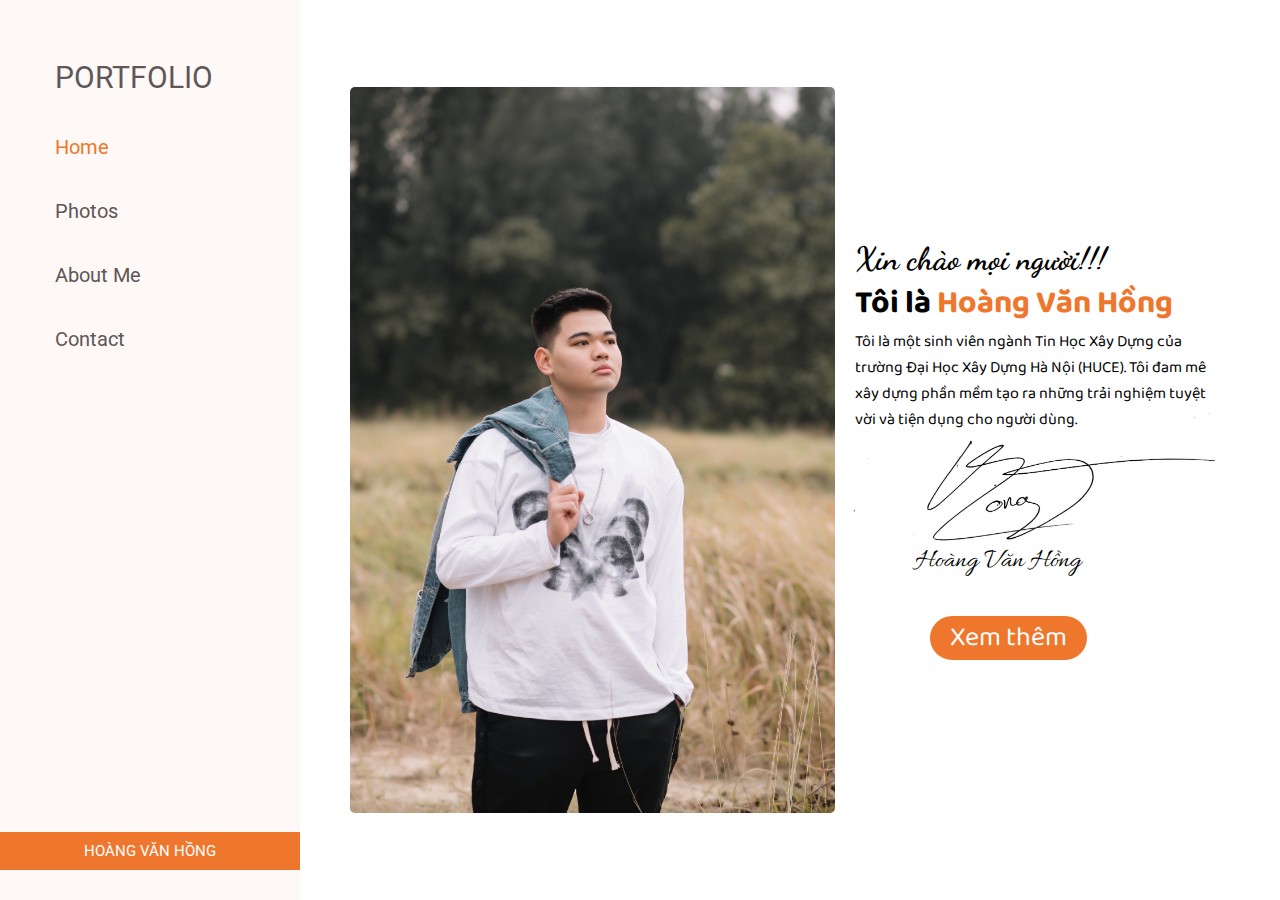
<file: index.html>
<!DOCTYPE html>
<html lang="en">

<head>
    <meta charset="UTF-8">
    <meta http-equiv="X-UA-Compatible" content="IE=edge">
    <meta name="viewport" content="width=device-width, initial-scale=1.0">
    <link rel="stylesheet" href="https://cdnjs.cloudflare.com/ajax/libs/font-awesome/6.0.0-beta3/css/all.min.css"
        integrity="sha512-Fo3rlrZj/k7ujTnHg4CGR2D7kSs0v4LLanw2qksYuRlEzO+tcaEPQogQ0KaoGN26/zrn20ImR1DfuLWnOo7aBA=="
        crossorigin="anonymous" referrerpolicy="no-referrer" />
    <link rel="preconnect" href="https://fonts.googleapis.com">
    <link rel="preconnect" href="https://fonts.gstatic.com" crossorigin>
    <link rel="preconnect" href="https://fonts.gstatic.com" crossorigin>
    <link
        href="https://fonts.googleapis.com/css2?family=Allura&family=Baloo+Bhai+2:wght@400;500;600;700;800&family=Dancing+Script:wght@400;500;700&family=Roboto:wght@100;400;500;700;900&display=swap"
        rel="stylesheet">
    <link rel="shortcut icon" href="./favicon.ico" type="image/x-icon">
    <link rel="icon" href="./favicon.ico" type="image/x-icon">
    <link rel="stylesheet" href="./style.css">
    <title>Portfolio</title>
</head>

<body>
    <div class="homepage">
        <div class="sidebar-container">
            <div class="sidebar-menu">
                <a href="./index.html">Portfolio<i class="fas fa-check-circle"></i></a>
                <a href="./index.html"><i class="fas fa-home"></i>Home</a>
                <a href="./photos.html" class="choose1"><i class="fas fa-camera-retro"></i>Photos</a>
                <a href="./aboutme.html" class="choose2"><i class="fas fa-user"></i>About Me</a>
                <a href="./contact.html" class="choose3"><i class="fas fa-address-card"></i>Contact</a>
            </div>
            <div class="social-container">
                <a href="https://www.facebook.com/hoanghong1422003/"><i class="fab fa-facebook-f"></i></a>
                <a href="https://www.instagram.com/_o.mai.hong_/"><i class="fab fa-instagram"></i></a>
                <a href="https://github.com/hng19"><i class="fab fa-github"></i></a>
            </div>
            <div class="author">
                <a href="./contact.html">Hoàng Văn Hồng</a>
            </div>
        </div>
        <div class="intro">
            <div class="intro-image">
                <img src="./intro-img.jpg" alt="intro image">
            </div>
            <div class="intro-content">
                <h2>Xin chào mọi người!!!</h2>
                <h1>Tôi là <span class="name">Hoàng Văn Hồng</span></h1>
                <p>Tôi là một sinh viên ngành Tin Học Xây Dựng của trường Đại Học Xây Dựng Hà Nội (HUCE). Tôi đam mê xây
                    dựng
                    phần mềm tạo ra những trải nghiệm tuyệt vời và tiện dụng cho người dùng.</p>
                
                <div class="background">
                    <img src="./z3131630791143_9cffa40564085187e1fa617ecd8f60a4.jpg" alt="background">
                    <p>Hoàng Văn Hồng</p>
                </div>
                <a class="link" href="./aboutme.html">Xem thêm</a>
            </div>
        </div>
    </div>
</body>

</html>
</file>
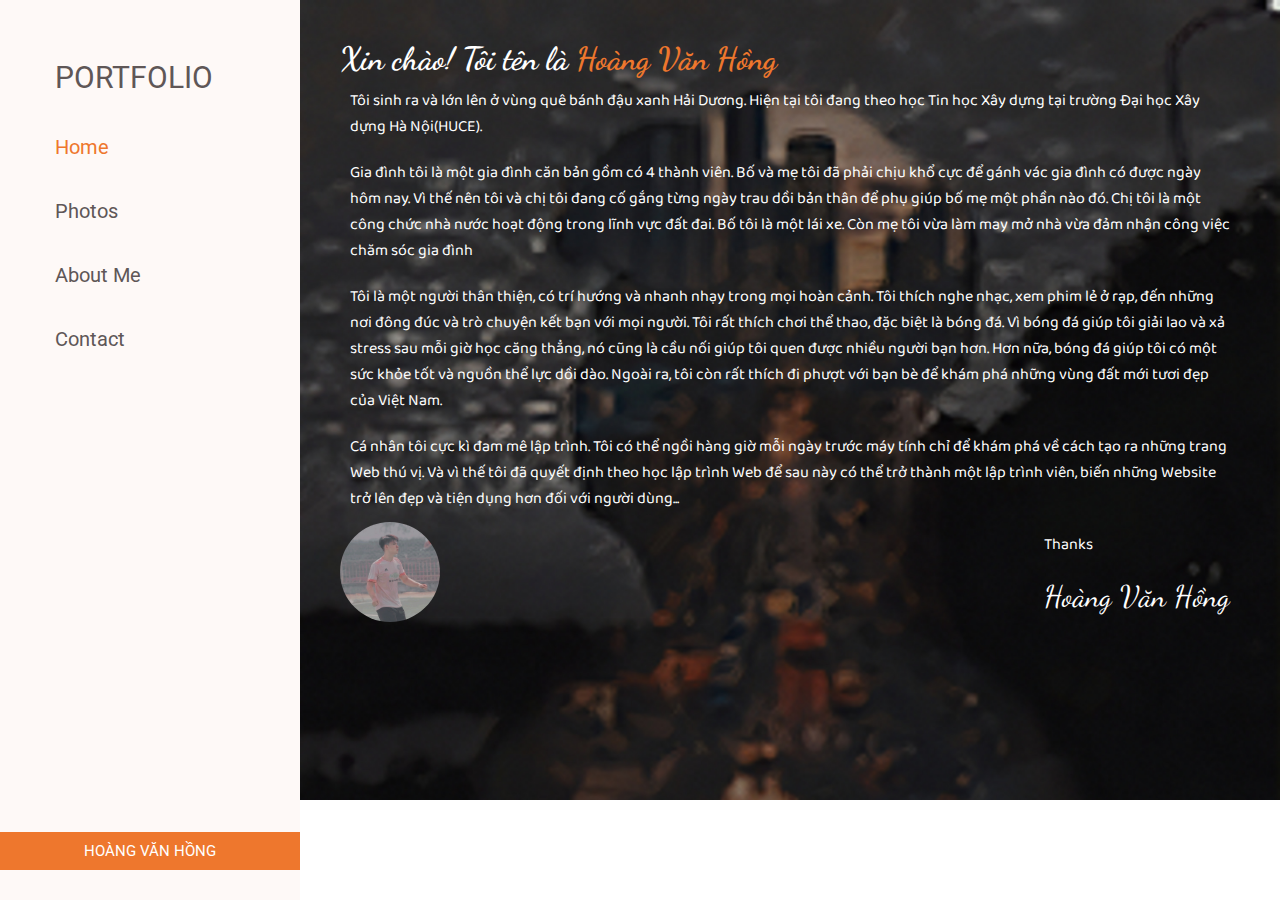
<file: aboutme.html>
<!DOCTYPE html>
<html lang="en">

<head>
    <meta charset="UTF-8">
    <meta http-equiv="X-UA-Compatible" content="IE=edge">
    <meta name="viewport" content="width=device-width, initial-scale=1.0">
    <link rel="stylesheet" href="https://cdnjs.cloudflare.com/ajax/libs/font-awesome/6.0.0-beta3/css/all.min.css"
        integrity="sha512-Fo3rlrZj/k7ujTnHg4CGR2D7kSs0v4LLanw2qksYuRlEzO+tcaEPQogQ0KaoGN26/zrn20ImR1DfuLWnOo7aBA=="
        crossorigin="anonymous" referrerpolicy="no-referrer" />
    <link rel="preconnect" href="https://fonts.googleapis.com">
    <link rel="preconnect" href="https://fonts.gstatic.com" crossorigin>
    <link rel="preconnect" href="https://fonts.gstatic.com" crossorigin>
    <link
        href="https://fonts.googleapis.com/css2?family=Allura&family=Baloo+Bhai+2:wght@400;500;600;700;800&family=Dancing+Script:wght@400;500;700&family=Roboto:wght@100;400;500;700;900&display=swap"
        rel="stylesheet">
        <link rel="shortcut icon" href="./favicon.ico" type="image/x-icon">
    <link rel="icon" href="./favicon.ico" type="image/x-icon">
    <link rel="stylesheet" href="./style.css">
    <link rel="stylesheet" href="./style-aboutme.css">
    <title>About Me</title>
</head>

<body>
    <div class="menu">
        <div class="sidebar-container">
            <div class="sidebar-menu">
                <a href="./index.html">Portfolio<i class="fas fa-check-circle"></i></a>
                <a href="./index.html"><i class="fas fa-home"></i>Home</a>
                <a href="./photos.html" class="choose1"><i class="fas fa-camera-retro"></i>Photos</a>
                <a href="./aboutme.html" class="choose2"><i class="fas fa-user"></i>About Me</a>
                <a href="./contact.html" class="choose3"><i class="fas fa-address-card"></i>Contact</a>
            </div>
            <div class="social-container">
                <a href="https://www.facebook.com/hoanghong1422003/"><i class="fab fa-facebook-f"></i></a>
                <a href="https://www.instagram.com/_o.mai.hong_/"><i class="fab fa-instagram"></i></a>
                <a href="https://github.com/hng19"><i class="fab fa-github"></i></a>
            </div>
            <div class="author">
                <a href="./contact.html">Hoàng Văn Hồng</a>
            </div>
        </div>
    </div>
    <div class="intro-about-me">
        <h2 class="heading">Xin chào! Tôi tên là <span class="name">Hoàng Văn Hồng</span></h2>
        <p>Tôi sinh ra và lớn lên ở vùng quê bánh đậu xanh Hải Dương. Hiện tại tôi đang theo học Tin học Xây dựng tại
            trường
            Đại học Xây dựng Hà Nội(HUCE).</p>
        <p>Gia đình tôi là một gia đình căn bản gồm có 4 thành viên. Bố và mẹ tôi đã phải chịu khổ cực để gánh vác
            gia đình có được ngày hôm nay. Vì thế nên tôi và chị tôi đang cố gắng từng ngày trau dồi bản thân để phụ
            giúp bố mẹ một phần nào đó. Chị tôi là một công chức nhà nước hoạt động trong lĩnh vực đất đai. Bố tôi
            là một lái xe. Còn mẹ tôi vừa làm may mở nhà vừa đảm nhận công việc chăm sóc gia đình</p>
        <p>Tôi là một người thân thiện, có trí hướng và nhanh nhạy trong mọi hoàn cảnh. Tôi thích nghe nhạc, xem phim lẻ
            ở rạp, đến những nơi đông đúc và trò chuyện kết bạn với mọi người. Tôi rất thích chơi thể thao, đặc biệt là
            bóng đá. Vì bóng đá giúp tôi giải lao và xả stress sau mỗi giờ học căng thẳng, nó cũng là cầu nối giúp tôi
            quen được nhiều người bạn hơn. Hơn nữa, bóng đá giúp tôi có một sức khỏe tốt và nguồn thể lực dồi dào. Ngoài
            ra, tôi còn rất thích đi phượt với bạn bè để khám phá những vùng đất mới tươi đẹp của Việt Nam.</p>
        <p>Cá nhân tôi cực kì đam mê lập trình. Tôi có thể ngồi hàng giờ mỗi ngày trước máy tính chỉ để khám phá về cách
            tạo ra những trang Web thú vị. Và vì thế tôi đã quyết định theo học lập trình Web để sau này có thể trở
            thành một lập trình viên, biến những Website trở lên đẹp và tiện dụng hơn đối với người dùng...</p>
        <div class="text-end">
            <div class="avatar">
                <img src="./intro-image.jpg" alt="">
            </div>
            <div class="end">
                <p>Thanks</p>
                <p>Hoàng Văn Hồng</p>
            </div>
        </div>
    </div>
    <div class="background-image">
        <img src="./z3135804711600_7cda7832fa53d6499d47cbbca1d74382_auto_x2.jpg" alt="">
    </div>
</body>

</html>
</file>
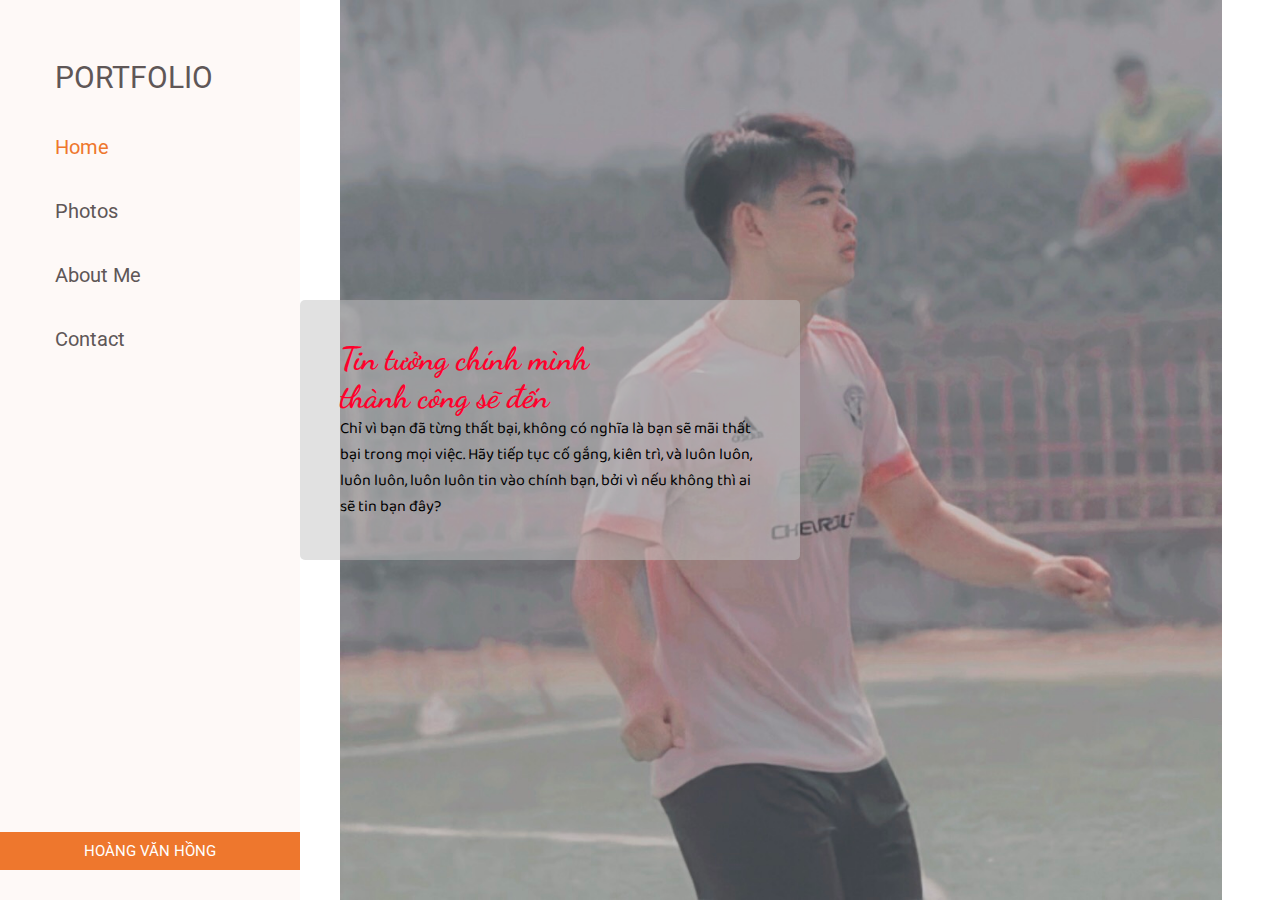
<file: contact.html>
<!DOCTYPE html>
<html lang="en">

<head>
    <meta charset="UTF-8">
    <meta http-equiv="X-UA-Compatible" content="IE=edge">
    <meta name="viewport" content="width=device-width, initial-scale=1.0">
    <link rel="stylesheet" href="https://cdnjs.cloudflare.com/ajax/libs/font-awesome/6.0.0-beta3/css/all.min.css"
        integrity="sha512-Fo3rlrZj/k7ujTnHg4CGR2D7kSs0v4LLanw2qksYuRlEzO+tcaEPQogQ0KaoGN26/zrn20ImR1DfuLWnOo7aBA=="
        crossorigin="anonymous" referrerpolicy="no-referrer" />
    <link rel="preconnect" href="https://fonts.googleapis.com">
    <link rel="preconnect" href="https://fonts.gstatic.com" crossorigin>
    <link rel="preconnect" href="https://fonts.gstatic.com" crossorigin>
    <link
        href="https://fonts.googleapis.com/css2?family=Allura&family=Baloo+Bhai+2:wght@400;500;600;700;800&family=Dancing+Script:wght@400;500;700&family=Roboto:wght@100;400;500;700;900&display=swap"
        rel="stylesheet">
        <link rel="shortcut icon" href="./favicon.ico" type="image/x-icon">
    <link rel="icon" href="./favicon.ico" type="image/x-icon">
    <link rel="stylesheet" href="./style.css">
    <link rel="stylesheet" href="./style-contact.css">
    </link>
    <title>Contact</title>
</head>

<body>
    <div class="menu">
        <div class="sidebar-container">
            <div class="sidebar-menu">
                <a href="./index.html">Portfolio<i class="fas fa-check-circle"></i></a>
                <a href="./index.html"><i class="fas fa-home"></i>Home</a>
                <a href="./photos.html" class="choose1"><i class="fas fa-camera-retro"></i>Photos</a>
                <a href="./aboutme.html" class="choose2"><i class="fas fa-user"></i>About Me</a>
                <a href="./contact.html" class="choose3"><i class="fas fa-address-card"></i>Contact</a>
            </div>
            <div class="social-container">
                <a href="https://www.facebook.com/hoanghong1422003/"><i class="fab fa-facebook-f"></i></a>
                <a href="https://www.instagram.com/_o.mai.hong_/"><i class="fab fa-instagram"></i></a>
                <a href="https://github.com/hng19"><i class="fab fa-github"></i></a>
            </div>
            <div class="author">
                <a href="./contact.html">Hoàng Văn Hồng</a>
            </div>
        </div>
    </div>
    <div class="contact-container">
        <div class="contact-image">
            <img src="./intro-image.jpg" alt="">
        </div>
        <div class="contact-content">
            <h2>Tin tưởng chính mình</h2>
            <h2>thành công sẽ đến</h2>
            <p>Chỉ vì bạn đã từng thất bại, không có nghĩa là bạn sẽ mãi thất bại trong mọi việc. Hãy
                tiếp tục cố gắng, kiên trì, và luôn luôn, luôn luôn, luôn luôn tin vào chính bạn, bởi vì nếu
                không thì ai sẽ tin bạn đây?</p>
        </div>
        <div class="highlight">
            <p><span><i class="fas fa-envelope-open"></i></span>hoangvanhong142@gmail.com</p>
            <p><span><i class="fas fa-phone-square-alt"></i></span>0397724779</p>
            <p><span><i class="fab fa-facebook-square"></i></span><a href="https://www.facebook.com/hoanghong1422003/">https://www.facebook.com/hoanghong1422003/</a></p>
            <p><span><i class="fab fa-instagram"></i></span><a href="https://www.instagram.com/_o.mai.hong_/">https://www.instagram.com/_o.mai.hong_/</a></p>
            <p><span><i class="fab fa-github"></i></span><a href="https://github.com/hng19">https://github.com/hng19</a></p>
        </div>
    </div>
</body>

</html>
</file>
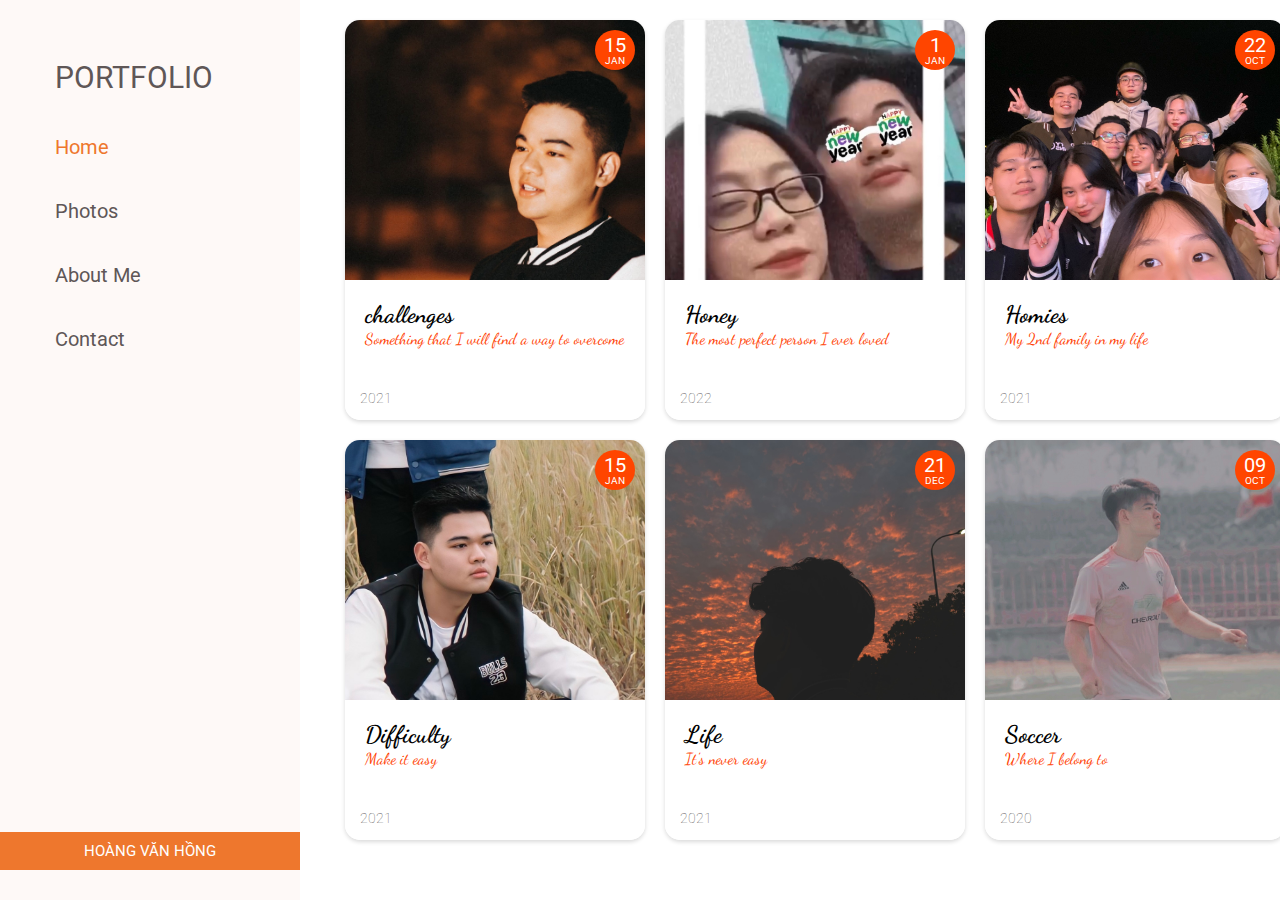
<file: photos.html>
<!DOCTYPE html>
<html lang="en">

<head>
    <meta charset="UTF-8">
    <meta http-equiv="X-UA-Compatible" content="IE=edge">
    <meta name="viewport" content="width=device-width, initial-scale=1.0">
    <link rel="stylesheet" href="https://cdnjs.cloudflare.com/ajax/libs/font-awesome/6.0.0-beta3/css/all.min.css"
        integrity="sha512-Fo3rlrZj/k7ujTnHg4CGR2D7kSs0v4LLanw2qksYuRlEzO+tcaEPQogQ0KaoGN26/zrn20ImR1DfuLWnOo7aBA=="
        crossorigin="anonymous" referrerpolicy="no-referrer" />
    <link rel="preconnect" href="https://fonts.googleapis.com">
    <link rel="preconnect" href="https://fonts.gstatic.com" crossorigin>
    <link rel="preconnect" href="https://fonts.gstatic.com" crossorigin>
    <link
        href="https://fonts.googleapis.com/css2?family=Allura&family=Baloo+Bhai+2:wght@400;500;600;700;800&family=Dancing+Script:wght@400;500;700&family=Roboto:wght@100;400;500;700;900&display=swap"
        rel="stylesheet">
        <link rel="shortcut icon" href="./favicon.ico" type="image/x-icon">
    <link rel="icon" href="./favicon.ico" type="image/x-icon">
    <link rel="stylesheet" href="./style-photos.css">

    <title>Photos</title>
</head>

<body>
    <div class="sidebar-container">
        <div class="sidebar-menu">
            <a href="./index.html">Portfolio<i class="fas fa-check-circle"></i></a>
            <a href="./index.html"><i class="fas fa-home"></i>Home</a>
            <a href="./item1.html" class="choose1"><i class="fas fa-camera-retro"></i>Photos</a>
            <a href="./item2.html" class="choose2"><i class="fas fa-user"></i>About Me</a>
            <a href="./item3.html" class="choose3"><i class="fas fa-address-card"></i>Contact</a>
        </div>
        <div class="social-container">
            <a href="https://www.facebook.com/hoanghong1422003/"><i class="fab fa-facebook-f"></i></a>
            <a href="https://www.instagram.com/_o.mai.hong_/"><i class="fab fa-instagram"></i></a>
            <a href="https://github.com/hng19"><i class="fab fa-github"></i></a>
        </div>
        <div class="author">
            <a href="./item3.html">Hoàng Văn Hồng</a>
        </div>
    </div>
    <div class="card-container">
        <div class="card-item">
            <div class="card-image">
                <img src="./z3130363198652_82aa750a0fb93c7b254f1d19996f6916.jpg" alt="">
            </div>
            <div class="date">
                <div class="text">
                    <p class="day">15</p>
                    <p class="month">Jan</p>
                </div>
            </div>
            <div class="card-content">
                <div class="header">
                    <h2>challenges</h2>
                    <p>Something that I will find a way to overcome</p>
                </div>
                <div class="content-description">
                    <p>Lạc đường không đáng sợ, đáng sợ nhất là không biết mình đi đâu. Khi đã quyết tâm bước, bạn sẽ
                        đến vạch đích cuối cùng thôi.</p>
                </div>
            </div>
            <div class="footer">
                <span class="time"><i class="far fa-clock"></i>2021</span>
            </div>
        </div>
        <div class="card-item">
            <div class="card-image">
                <img src="./z3131681633315_8068a725b778b235df05ebf1dd2c3962.jpg" alt="">
            </div>
            <div class="date">
                <div class="text">
                    <p class="day">1</p>
                    <p class="month">Jan</p>
                </div>
            </div>
            <div class="card-content">
                <div class="header">
                    <h2>Honey</h2>
                    <p>The most perfect person I ever loved</p>
                </div>
                <div class="content-description">
                    <p>Yêu một người không phải vì người ấy đặc biệt. Mà bởi vì người ấy mang lại cảm giác đặc biệt
                        trong trái tim mình.</p>
                </div>
            </div>
            <div class="footer">
                <span class="time"><i class="far fa-clock"></i>2022</span>
            </div>
        </div>
        <div class="card-item">
            <div class="card-image">
                <img src="./z3130363381377_4d17ea9ce607b3229e6177f1b0c22a52.jpg" alt="">
            </div>
            <div class="date">
                <div class="text">
                    <p class="day">22</p>
                    <p class="month">Oct</p>
                </div>
            </div>
            <div class="card-content">
                <div class="header">
                    <h2>Homies</h2>
                    <p>My 2nd family in my life </p>
                </div>
                <div class="content-description">
                    <p>Một người sẽ luôn có thể đi qua những thời điểm tối tăm của cuộc sống, nếu họ biết rằng có những
                        người bạn vẫn đang đợi mình ở nơi có ánh sáng.</p>
                </div>
            </div>
            <div class="footer">
                <span class="time"><i class="far fa-clock"></i>2021</span>
            </div>
        </div>
        <div class="card-item">
            <div class="card-image">
                <img src="./z3130363271147_5727bbafc1096d017ed8094447f5c773.jpg" alt="">
            </div>
            <div class="date">
                <div class="text">
                    <p class="day">15</p>
                    <p class="month">Jan</p>
                </div>
            </div>
            <div class="card-content">
                <div class="header">
                    <h2>Difficulty</h2>
                    <p>Make it easy</p>
                </div>
                <div class="content-description">
                    <p>Nếu mong chờ có một thiên thần đến với bạn thì hãy đứng dậy xây lấy thiên đường. Thiên thần không
                        sống trong địa ngục, đời bạn chẳng ra gì thì đừng có mơ.</p>
                </div>
            </div>
            <div class="footer">
                <span class="time"><i class="far fa-clock"></i>2021</span>
            </div>
        </div>
        <div class="card-item">
            <div class="card-image">
                <img src="./z3130363446026_7c207306d6f13d7deed87b5783d55647.jpg" alt="">
            </div>
            <div class="date">
                <div class="text">
                    <p class="day">21</p>
                    <p class="month">Dec</p>
                </div>
            </div>
            <div class="card-content">
                <div class="header">
                    <h2>Life</h2>
                    <p>It's never easy</p>
                </div>
                <div class="content-description">
                    <p>Kiếp người thì sống được bao lâu, cứ vui hết mình, làm việc yêu thích, suy nghĩ lạc quan để khi
                        ngã xuống không có gì phải hối hận.</p>
                </div>
            </div>
            <div class="footer">
                <span class="time"><i class="far fa-clock"></i>2021</span>
            </div>
        </div>
        <div class="card-item">
            <div class="card-image">
                <img src="./intro-image.jpg" alt="">
            </div>
            <div class="date">
                <div class="text">
                    <p class="day">09</p>
                    <p class="month">Oct</p>
                </div>
            </div>
            <div class="card-content">
                <div class="header">
                    <h2>Soccer</h2>
                    <p>Where I belong to</p>
                </div>
                <div class="content-description">
                    <p>Ghi bàn trong bất kỳ trận đấu nào luôn là khoảnh khắc hạnh phúc nhất đời tôi</p>
                </div>
            </div>
            <div class="footer">
                <span class="time"><i class="far fa-clock"></i>2020</span>
            </div>
        </div>
    </div>
    </div>
</body>

</html>
</file>
<file: style.css>
:root{
    --color-sidebar: rgb(95, 87, 87);
    --color-author: rgb(238, 119, 45);
}

*{
    padding: 0;
    margin: 0;
    box-sizing: border-box;
}

img{
    max-width: 100%;
    display: block;
    margin: auto;
}

body{
    height: 100vh;  
    font-family: 'Roboto', sans-serif;  
}

a{
    text-decoration: none;
}

.homepage{
    position: absolute;
    top: 0;
    display: flex;
    flex-direction: row;
    z-index: 2;
}

.sidebar-container{
    display: flex;
    flex-direction: column;
    background-color: #FEF9F7;
    padding: 40px 20px 20px;
    position: fixed;
    top: 0;
    left: 0;
    height: 100%;
    width: 300px;
}

.sidebar-menu{
    display: flex;
    flex-direction: column;
}

.sidebar-menu a,.social-container{
    font-size: 20px;
    padding: 20px 35px;
    display: block;
    color: var(--color-sidebar);
}

.sidebar-menu a:first-of-type {
    font-size: 30px;
    text-transform: uppercase;
}

.fa-check-circle{
    color: rgb(11, 87, 228);
}
 
.social-container a{
    padding: 5px;
    display: inline-block;
    padding-left: 20px;
    margin-right: 10px;
    color: var(--color-sidebar);
}

.sidebar-menu a:nth-child(2){
    color: var(--color-author);
}

.author{
    position: absolute;
    bottom: 30px;
    left: 0;
    background-color: var(--color-author);
    display: inline-block;
    padding: 10px 0;
    width: 100%;
    font-size: 15px;
    text-align: center;
    text-transform: uppercase;
}

.author a{
    color: #fff ;
}

.choose1:hover{
    color: var(--color-author);
}

.choose2:hover{
    color: var(--color-author);
}

.choose3:hover{
    color: var(--color-author);
}

.intro{
    display: flex;
    max-height: 100%;
    margin-left: 300px;
    align-items: center;
    justify-content: center;
    overflow: hidden;
    padding: 50px;
    height: 100vh;
}

.intro img{
    border-radius: 5px;
}

h2{
    font-weight: bold;
    font-size: 32px;
    font-family: 'Dancing Script', cursive;
}

.intro {
    font-family: 'Baloo Bhai 2', cursive;
}
 
.name {
    color: var(--color-author);
}

.background{
    position: relative;
    top: -38px;
    left: -15px;
    z-index: -1;
    overflow: hidden;
    font-family: 'Allura', cursive;
}

.background p , .intro-content a{
    position: relative;
    right: -75px;
    font-size: 27px;
}

.intro-content{
    padding-left: 20px;
}

.intro-content a{
    border-radius: 30px;
    padding: 0px 20px 0px;
    background-color: var(--color-author);
    color: #fff;
}
</file>
<file: style-aboutme.css>
.background-image{
    position:absolute;
    top:0;
    right:0;
    bottom:0;
    margin-left: 300px;
    z-index: 1;
    height: 800px;
    overflow: hidden;
}

.intro-about-me{
    padding: 40px;
    margin-left: 300px;
    position: relative;
    z-index: 2;
    color: #fff;
}

.intro-about-me p{
    padding: 10px;
    font-family: 'Baloo Bhai 2', cursive;
}

.avatar img{
    border-radius:50%;
    height: 100px;
    width: 100px;
}

.text-end{
    display: flex;
    justify-content: space-between;
}

.text-end p:nth-child(2){
    font-size: 30px;
    font-family: 'Dancing Script', cursive;
}
</file>
<file: style-contact.css>
.contact-container{
    margin-left: 300px;
    height: 100vh;
}

.contact-content{
    padding: 40px;
    position: absolute;
    top: 300px;
    width: 500px;
    color: rgb(255, 0, 43);
    background-color: rgba(194, 194, 194, 0.493);
    font-family: 'Baloo Bhai 2', cursive;
    z-index: 1;
    border-radius: 5px;
}

.contact-content p{
    color: #000;
}

.contact-image img{
    position: absolute;
    z-index: 0;
    height: 100vh;
    
}

.contact-image{
    padding: 40px;
    padding-top: 0px;
}

.highlight{
    position: absolute;
    top: 0px;
    right: 362px;
    background-color: rgba(194, 194, 194, 0.493);
    padding: 40px;
    z-index: -1;
    border-radius: 5px;
    font-family: 'Baloo Bhai 2', cursive;
    overflow: hidden;
    width: 450px;
}

.highlight a{
    color:#000;
}

.highlight a:hover{
    text-decoration: underline;
}

.contact-container:hover .highlight{
    position: relative;
    z-index: 1;
    top:0;
    left: 500px;
    background-color: rgba(194, 194, 194, 0.493);
}
</file>
<file: style-photos.css>
:root{
    --color-sidebar: rgb(95, 87, 87);
    --color-author: rgb(238, 119, 45);
}

*{
    padding: 0;
    margin: 0;
    box-sizing: border-box;
}

img{
    max-width: 100%;
    display: block;
    margin: auto;
}

body{
    height: 100vh;  
    font-family: 'Roboto', sans-serif;  
}

a{
    text-decoration: none;
}

.homepage{
    position: absolute;
    top: 0;
    display: flex;
    flex-direction: row;
    z-index: 2;
}

.sidebar-container{
    display: flex;
    flex-direction: column;
    background-color: #FEF9F7;
    padding: 40px 20px 20px;
    position: fixed;
    top: 0;
    left: 0;
    height: 100%;
    width: 300px;
}

.sidebar-menu{
    display: flex;
    flex-direction: column;
}

.sidebar-menu a,.social-container{
    font-size: 20px;
    padding: 20px 35px;
    display: block;
    color: var(--color-sidebar);
}

.sidebar-menu a:first-of-type {
    font-size: 30px;
    text-transform: uppercase;
}

.fa-check-circle{
    color: rgb(11, 87, 228);
}
 
.social-container a{
    padding: 5px;
    display: inline-block;
    padding-left: 20px;
    margin-right: 10px;
    color: var(--color-sidebar);
}

.sidebar-menu a:nth-child(2){
    color: var(--color-author);
}

.author{
    position: absolute;
    bottom: 30px;
    left: 0;
    background-color: var(--color-author);
    display: inline-block;
    padding: 10px 0;
    width: 100%;
    font-size: 15px;
    text-align: center;
    text-transform: uppercase;
}

.author a{
    color: #fff ;
}

.choose1:hover{
    color: var(--color-author);
}

.choose2:hover{
    color: var(--color-author);
}

.choose3:hover{
    color: var(--color-author);
}

.card-container{
    position: relative;
    left: 35px;
    top: 10px;
    margin-left: 300px;
    display: flex;
    flex-wrap: wrap;
}

.card-item{
    box-shadow: 0 2px 4px rgb(0 0 0 / 15%);
    overflow: hidden;
    height: 400px;
    width: 300px;
    border-radius: 15px ;
    cursor: pointer;
    position: relative;
    margin: 10px;
}

.card-item:hover{
    box-shadow: rgba(0,0,0,0.3) 2px 2px 5px;
}

.card-image {
    position: absolute;
    top: 0;
    left: 0;
    right: 0;
    bottom: 0;
    z-index: 1;
    height: 267px;
    overflow: hidden;
}

.date{
    width: 40px;
    height: 40px;
    border-radius: 100%;
    background-color: #FF4500;
    text-align: center;
    color:#fff;
    position: relative;
    top: 10px;
    right: -250px;
    z-index: 2;
}
 
.text{
    padding: 5px 0px 0px;
}

.day{
    font-size: 20px;
    text-transform: uppercase;
    line-height:20px;
}

.month{
    font-size: 10px;
    text-transform: uppercase;
}

.card-content{
    padding: 20px;
    position: absolute;
    top: 260px;
    width: 100%;
    background-color: #fff;
    transition: all 0.5s;
    z-index: 2;
}

.card-item:hover .card-content{
    padding: 20px;
    position: absolute;
    top: 185px;
    width: 100%;
    background-color: #fff;
    z-index: 2;
}

.header p{
    color: #ff4000;
    font-family: 'Dancing Script', cursive;
}

h2{
    color: #000;
    font-family: 'Dancing Script', cursive;
}

.content-description,.footer{
    padding: 15px;
    font-size: 14px;
    font-weight: lighter;
}

.card-content > .content-description{
    position: absolute;
    top: 125px;
    right: 0;
    z-index: 2;
    transition: all 0.5s;
}

.card-item:hover .content-description{
    top: 70px;
    z-index: 2;
    background-color: #fff;
}

.footer{
    position: relative;
    top: 315px;
    background-color: #fff;
    z-index: 3;
    color: rgb(88, 88, 88);
}
</file>
